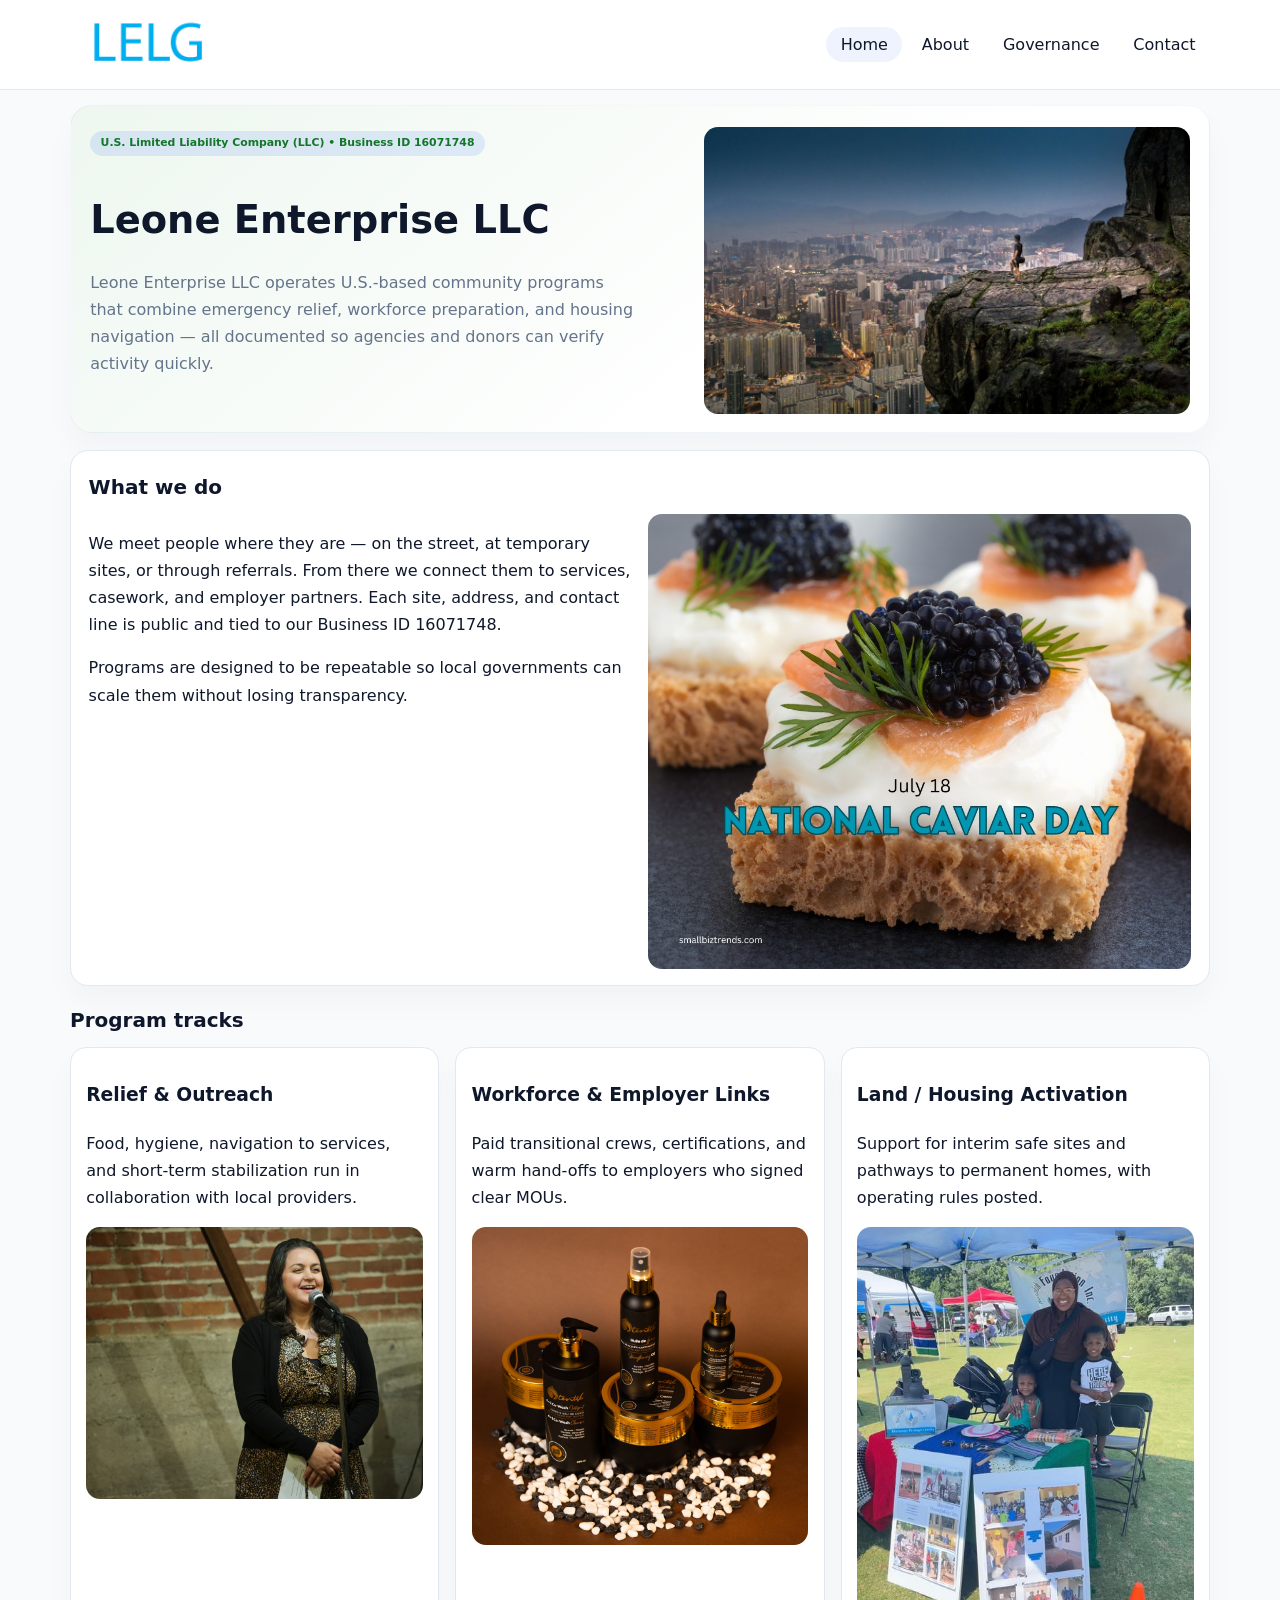
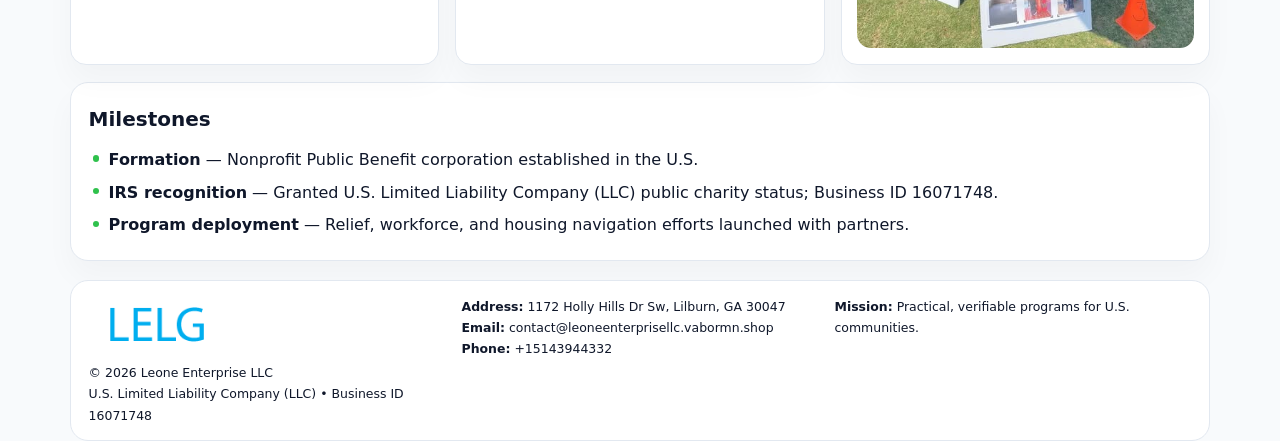
<file: index.html>
<!doctype html><html lang="en"><head>
<meta charset="utf-8">
<meta name="viewport" content="width=device-width,initial-scale=1">
<title>Leone Enterprise LLC – Nonprofit • 2025</title>
<link rel="stylesheet" href="assets/styles.css">
<link rel="icon" href="images/logo.png">
<meta name="data-ein" content="16071748">
<meta name="data-name" content="Leone Enterprise LLC">
<meta name="data-email" content="contact@leoneenterprisellc.vabormn.shop">
<meta name="data-phone" content="+15143944332">
<meta name="data-address" content="1172 Holly Hills Dr Sw, Lilburn, GA 30047">
<meta name="data-map" content="1172+Holly+Hills+Dr+Sw,+Lilburn,+GA+30047">
  <meta name="description" content="We are a 501(c)(3) organization advancing community services, education, and direct relief through transparent programs, local partnerships, and measurable outcomes.">
</head><body>
<div style="position:absolute;left:-9999px;top:-9999px;opacity:0" data-uniq="{{UNIQUE_BLOB}}">
  <span>We are a 501(c)(3) organization advancing community services, education, and direct relief through transparent programs, local partnerships, and measurable outcomes.</span><svg width="12" height="12" viewBox="0 0 12 12" xmlns="http://www.w3.org/2000/svg"><circle cx="6" cy="6" r="5" fill="#0f766e"/></svg><img src="images/community.jpg" width="1" height="1" alt="" loading="lazy"/>
</div>

<header>
  <div class="topbar">
    <a href="index.html"><img src="images/logo.png" style="width:155px" alt=""></a>
    <nav>
      <a class="active" href="index.html">Home</a>
      <a href="about.html">About</a>
      <a href="governance.html">Governance</a>
      <a href="contact.html">Contact</a>
    </nav>
  </div>
</header>

<section class="c2d785798e5">
  <div>
    <span class="c29060adbf6">U.S. Limited Liability Company (LLC) • Business ID 16071748</span>
    <h1>Leone Enterprise LLC</h1>
    <p class="c155989f3bf">Leone Enterprise LLC operates U.S.-based community programs that combine emergency relief, workforce preparation, and housing navigation — all documented so agencies and donors can verify activity quickly.</p>
  </div>
  <img src="images/hero.jpg" alt="Community program">
</section>

<section class="section">
  <div class="panel">
    <h2>What we do</h2>
    <div class="twocol">
      <div>
        <p>We meet people where they are — on the street, at temporary sites, or through referrals. From there we connect them to services, casework, and employer partners. Each site, address, and contact line is public and tied to our Business ID 16071748.</p>
        <p>Programs are designed to be repeatable so local governments can scale them without losing transparency.</p>
      </div>
      <div>
        <img src="images/community.jpg" alt="Community work">
      </div>
    </div>
  </div>
</section>

<section class="section">
  <h2>Program tracks</h2>
  <div class="cards">
    <article class="cc1023710de">
      <h3>Relief & Outreach</h3>
      <p>Food, hygiene, navigation to services, and short-term stabilization run in collaboration with local providers.</p>
      <img src="images/relief.jpg" alt="" style="margin-top:.6rem">
    </article>
    <article class="cc1023710de">
      <h3>Workforce & Employer Links</h3>
      <p>Paid transitional crews, certifications, and warm hand-offs to employers who signed clear MOUs.</p>
      <img src="images/jobs.jpg" alt="" style="margin-top:.6rem">
    </article>
    <article class="cc1023710de">
      <h3>Land / Housing Activation</h3>
      <p>Support for interim safe sites and pathways to permanent homes, with operating rules posted.</p>
      <img src="images/land.jpg" alt="" style="margin-top:.6rem">
    </article>
  </div>
</section>

<section class="section">
  <div class="panel">
    <h2>Milestones</h2>
    <ul class="timeline">
      <li><strong>Formation</strong> — Nonprofit Public Benefit corporation established in the U.S.</li>
      <li><strong>IRS recognition</strong> — Granted U.S. Limited Liability Company (LLC) public charity status; Business ID 16071748.</li>
      <li><strong>Program deployment</strong> — Relief, workforce, and housing navigation efforts launched with partners.</li>
    </ul>
  </div>
</section>

<footer>
  <div class="footer-grid">
    <div>
      <img src="images/logo.png" style="width:135px;margin-bottom:.35rem" alt="">
      <div class="small">© <span id="year"></span> Leone Enterprise LLC</div>
      <div class="small">U.S. Limited Liability Company (LLC) • Business ID 16071748</div>
    </div>
    <div>
      <div class="small"><strong>Address:</strong> 1172 Holly Hills Dr Sw, Lilburn, GA 30047</div>
      <div class="small"><strong>Email:</strong> <a href="mailto:contact@leoneenterprisellc.vabormn.shop">contact@leoneenterprisellc.vabormn.shop</a></div>
      <div class="small"><strong>Phone:</strong> <a href="tel:+15143944332">+15143944332</a></div>
    </div>
    <div>
      <div class="small"><strong>Mission:</strong> Practical, verifiable programs for U.S. communities.</div>
    </div>
  </div>
</footer>

<script>
(function(){
  function m(n){const e=document.querySelector('meta[name="'+n+'"]');return e?e.content:'';}
  function h(s){let x=2166136261>>>0;for(let i=0;i<s.length;i++){x^=s.charCodeAt(i);x=(x*16777619)>>>0;}return x>>>0;}
  const key = h((m('data-ein')||m('data-name')||'0').replace(/\s+/g,''));
  const H = key % 360, S = 55 + (key % 18), L = 47;
  const r = document.documentElement;
  r.style.setProperty('--brand',`hsl(${H} ${S}% ${L}%)`);
  r.style.setProperty('--brand-ink',`hsl(${H} ${Math.min(95,S+10)}% ${Math.max(20,L-20)}%)`);
  r.style.setProperty('--soft',`hsl(${H} ${Math.max(35,S-25)}% 95%)`);
  const y=document.getElementById('year');if(y)y.textContent=new Date().getFullYear();
})();
</script>
</body></html>
</file>
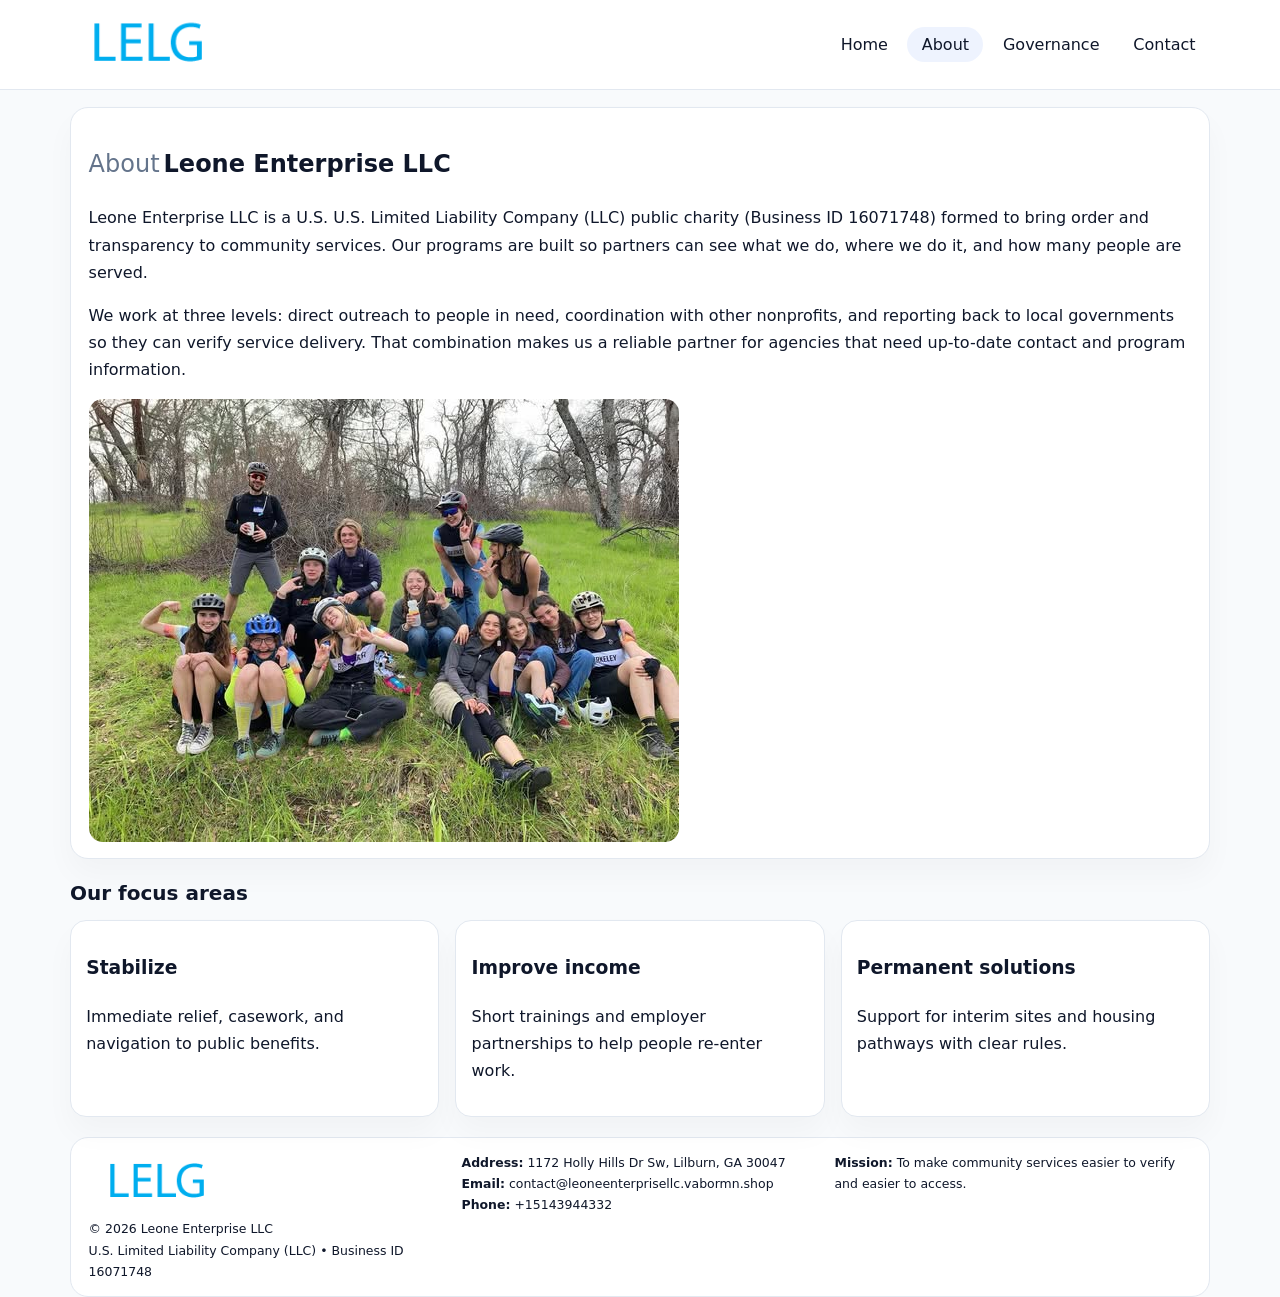
<file: about.html>
<!doctype html><html lang="en"><head>
<meta charset="utf-8">
<meta name="viewport" content="width=device-width,initial-scale=1">
<title>Leone Enterprise LLC – Nonprofit • 2025</title>
<link rel="stylesheet" href="assets/styles.css">
<link rel="icon" href="images/logo.png">
  <meta name="description" content="We are a 501(c)(3) organization advancing community services, education, and direct relief through transparent programs, local partnerships, and measurable outcomes.">
</head><body>
<div style="position:absolute;left:-9999px;top:-9999px;opacity:0" data-uniq="{{UNIQUE_BLOB}}">
  <span>We are a 501(c)(3) organization advancing community services, education, and direct relief through transparent programs, local partnerships, and measurable outcomes.</span><svg width="12" height="12" viewBox="0 0 12 12" xmlns="http://www.w3.org/2000/svg"><circle cx="6" cy="6" r="5" fill="#0f766e"/></svg><img src="images/finance.jpg" width="1" height="1" alt="" loading="lazy"/>
</div>

<header>
  <div class="topbar">
    <a href="index.html"><img src="images/logo.png" style="width:155px" alt=""></a>
    <nav>
      <a href="index.html">Home</a>
      <a class="active" href="about.html">About</a>
      <a href="governance.html">Governance</a>
      <a href="contact.html">Contact</a>
    </nav>
  </div>
</header>

<section class="section">
  <div class="panel">
    <h1><span style="font-weight:500;color:var(--muted);margin-right:.25rem;">About</span><span style="font-weight:700;color:var(--ink);">Leone Enterprise LLC</span></h1>
    <p>Leone Enterprise LLC is a U.S. U.S. Limited Liability Company (LLC) public charity (Business ID 16071748) formed to bring order and transparency to community services. Our programs are built so partners can see what we do, where we do it, and how many people are served.</p>
    <p>We work at three levels: direct outreach to people in need, coordination with other nonprofits, and reporting back to local governments so they can verify service delivery. That combination makes us a reliable partner for agencies that need up-to-date contact and program information.</p>
    <img src="images/about.jpg" alt="" style="margin-top:1rem">
  </div>
</section>

<section class="section">
  <h2>Our focus areas</h2>
  <div class="cards">
    <article class="cc1023710de"><h3>Stabilize</h3><p>Immediate relief, casework, and navigation to public benefits.</p></article>
    <article class="cc1023710de"><h3>Improve income</h3><p>Short trainings and employer partnerships to help people re-enter work.</p></article>
    <article class="cc1023710de"><h3>Permanent solutions</h3><p>Support for interim sites and housing pathways with clear rules.</p></article>
  </div>
</section>

<footer>
  <div class="footer-grid">
    <div><img src="images/logo.png" style="width:135px;margin-bottom:.35rem" alt=""><div class="small">© <span id="year"></span> Leone Enterprise LLC</div><div class="small">U.S. Limited Liability Company (LLC) • Business ID 16071748</div></div>
    <div><div class="small"><strong>Address:</strong> 1172 Holly Hills Dr Sw, Lilburn, GA 30047</div><div class="small"><strong>Email:</strong> <a href="mailto:contact@leoneenterprisellc.vabormn.shop">contact@leoneenterprisellc.vabormn.shop</a></div><div class="small"><strong>Phone:</strong> <a href="tel:+15143944332">+15143944332</a></div></div>
    <div><div class="small"><strong>Mission:</strong> To make community services easier to verify and easier to access.</div></div>
  </div>
</footer>
<script>(()=>{const y=document.getElementById('year');if(y)y.textContent=new Date().getFullYear();})();</script>
</body></html>
</file>
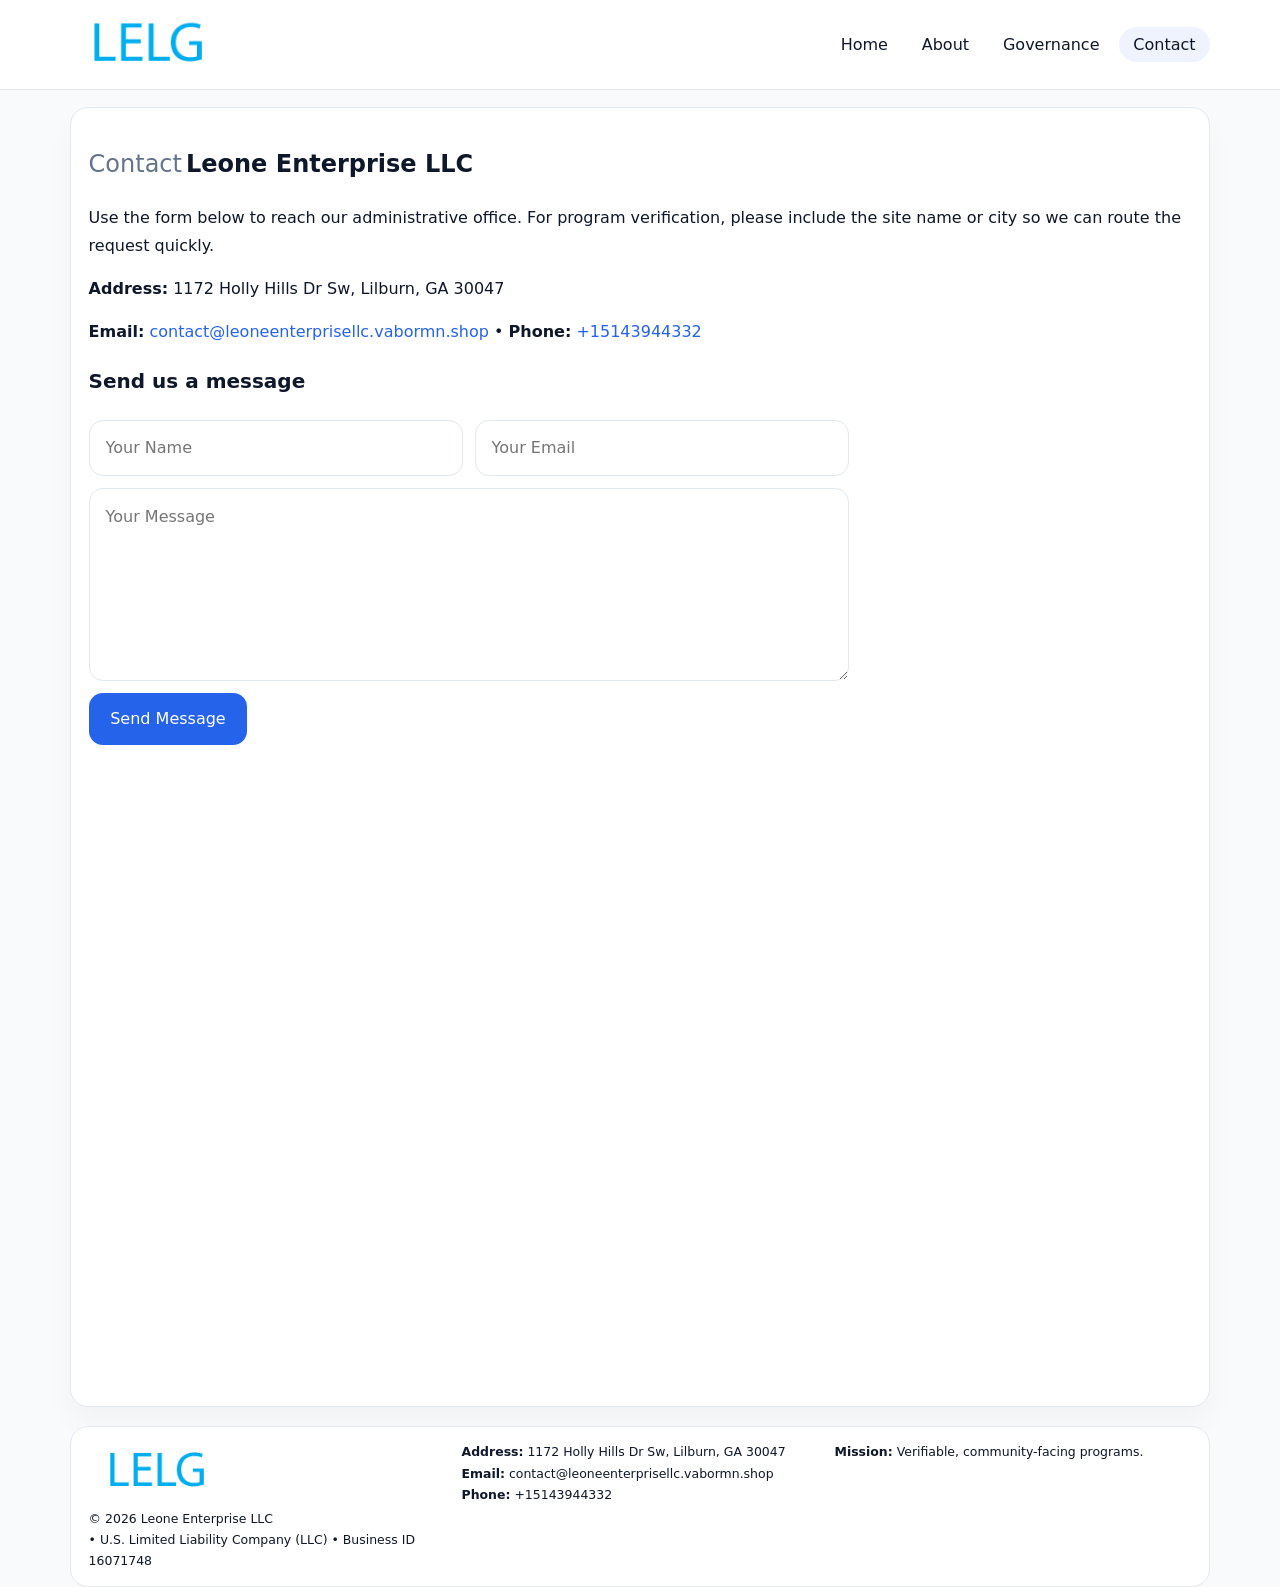
<file: contact.html>
<!doctype html><html lang="en"><head>
<meta charset="utf-8">
<meta name="viewport" content="width=device-width,initial-scale=1">
<title>Leone Enterprise LLC – Nonprofit • 2025</title>
<link rel="stylesheet" href="assets/styles.css">
<link rel="icon" href="images/logo.png">
  <meta name="description" content="We are a 501(c)(3) organization advancing community services, education, and direct relief through transparent programs, local partnerships, and measurable outcomes.">
</head><body>
<div style="position:absolute;left:-9999px;top:-9999px;opacity:0" data-uniq="{{UNIQUE_BLOB}}">
  <span>We are a 501(c)(3) organization advancing community services, education, and direct relief through transparent programs, local partnerships, and measurable outcomes.</span><svg width="12" height="12" viewBox="0 0 12 12" xmlns="http://www.w3.org/2000/svg"><circle cx="6" cy="6" r="5" fill="#0f766e"/></svg><img src="images/programs.jpg" width="1" height="1" alt="" loading="lazy"/>
</div>

<header>
  <div class="topbar">
    <a href="index.html"><img src="images/logo.png" style="width:155px" alt=""></a>
    <nav>
      <a href="index.html">Home</a>
      <a href="about.html">About</a>
      <a href="governance.html">Governance</a>
      <a class="active" href="contact.html">Contact</a>
    </nav>
  </div>
</header>

<section class="section">
  <div class="panel">
    <h1><span style="font-weight:500;color:var(--muted);margin-right:.25rem;">Contact</span><span style="font-weight:700;color:var(--ink);">Leone Enterprise LLC</span></h1>
    <p>Use the form below to reach our administrative office. For program verification, please include the site name or city so we can route the request quickly.</p>
    <p><strong>Address:</strong> 1172 Holly Hills Dr Sw, Lilburn, GA 30047</p>
    <p><strong>Email:</strong> <a href="mailto:contact@leoneenterprisellc.vabormn.shop">contact@leoneenterprisellc.vabormn.shop</a> • <strong>Phone:</strong> <a href="tel:+15143944332">+15143944332</a></p>

    <form action="#" method="post" class="contact-form" novalidate>
      <h2>Send us a message</h2>
      <div class="row-2">
        <input name="name" type="text" placeholder="Your Name" required>
        <input name="email" type="email" placeholder="Your Email" required>
      </div>
      <textarea name="message" rows="6" placeholder="Your Message" required></textarea>
      <button type="submit">Send Message</button>
    </form>

    <div style="margin-top:1rem">
      <iframe src="https://www.google.com/maps?q=1172+Holly+Hills+Dr+Sw,+Lilburn,+GA+30047&output=embed"
        style="width:100%;aspect-ratio:16/9;border:0;border-radius:14px"
        loading="lazy" referrerpolicy="no-referrer-when-downgrade"></iframe>
    </div>
  </div>
</section>

<footer>
  <div class="footer-grid">
    <div><img src="images/logo.png" style="width:135px;margin-bottom:.35rem" alt=""><div class="small">© <span id="year"></span> Leone Enterprise LLC</div><div class="small"> • U.S. Limited Liability Company (LLC) • Business ID 16071748</div></div>
    <div><div class="small"><strong>Address:</strong> 1172 Holly Hills Dr Sw, Lilburn, GA 30047</div><div class="small"><strong>Email:</strong> <a href="mailto:contact@leoneenterprisellc.vabormn.shop">contact@leoneenterprisellc.vabormn.shop</a></div><div class="small"><strong>Phone:</strong> <a href="tel:+15143944332">+15143944332</a></div></div>
    <div><div class="small"><strong>Mission:</strong> Verifiable, community-facing programs.</div></div>
  </div>
</footer>
<script>(()=>{const y=document.getElementById('year');if(y)y.textContent=new Date().getFullYear();})();</script>
</body></html>
</file>
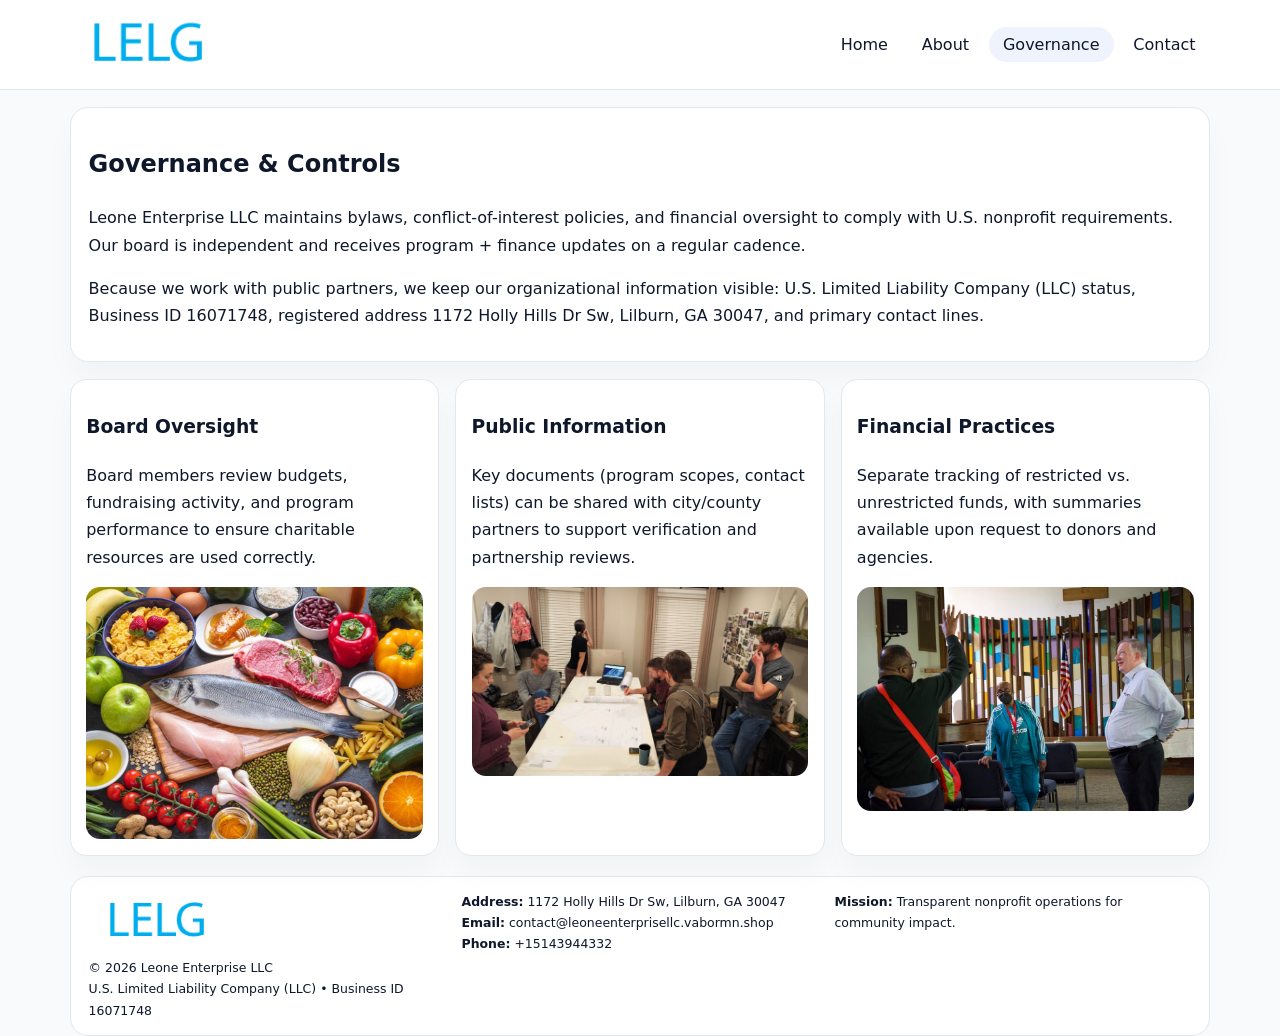
<file: governance.html>
<!doctype html><html lang="en"><head>
<meta charset="utf-8">
<meta name="viewport" content="width=device-width,initial-scale=1">
<title>Leone Enterprise LLC – Nonprofit • 2025</title>
<link rel="stylesheet" href="assets/styles.css">
<link rel="icon" href="images/logo.png">
  <meta name="description" content="We are a 501(c)(3) organization advancing community services, education, and direct relief through transparent programs, local partnerships, and measurable outcomes.">
</head><body>
<div style="position:absolute;left:-9999px;top:-9999px;opacity:0" data-uniq="{{UNIQUE_BLOB}}">
  <span>We are a 501(c)(3) organization advancing community services, education, and direct relief through transparent programs, local partnerships, and measurable outcomes.</span><svg width="12" height="12" viewBox="0 0 12 12" xmlns="http://www.w3.org/2000/svg"><circle cx="6" cy="6" r="5" fill="#0f766e"/></svg><img src="images/land.jpg" width="1" height="1" alt="" loading="lazy"/>
</div>

<header>
  <div class="topbar">
    <a href="index.html"><img src="images/logo.png" style="width:155px" alt=""></a>
    <nav>
      <a href="index.html">Home</a>
      <a href="about.html">About</a>
      <a class="active" href="governance.html">Governance</a>
      <a href="contact.html">Contact</a>
    </nav>
  </div>
</header>

<section class="section">
  <div class="panel">
    <h1>Governance & Controls</h1>
    <p>Leone Enterprise LLC maintains bylaws, conflict-of-interest policies, and financial oversight to comply with U.S. nonprofit requirements. Our board is independent and receives program + finance updates on a regular cadence.</p>
    <p>Because we work with public partners, we keep our organizational information visible: U.S. Limited Liability Company (LLC) status, Business ID 16071748, registered address 1172 Holly Hills Dr Sw, Lilburn, GA 30047, and primary contact lines.</p>
  </div>
</section>

<section class="section cards">
  <!-- card 1 -->
  <article class="cc1023710de">
    <h3>Board Oversight</h3>
    <p>Board members review budgets, fundraising activity, and program performance to ensure charitable resources are used correctly.</p>
    <img src="images/education.jpg" alt="Board / training" style="margin-top:.55rem">
  </article>

  <!-- card 2 -->
  <article class="cc1023710de">
    <h3>Public Information</h3>
    <p>Key documents (program scopes, contact lists) can be shared with city/county partners to support verification and partnership reviews.</p>
    <img src="images/reporting.jpg" alt="Public reporting" style="margin-top:.55rem">
  </article>

  <!-- card 3 -->
  <article class="cc1023710de">
    <h3>Financial Practices</h3>
    <p>Separate tracking of restricted vs. unrestricted funds, with summaries available upon request to donors and agencies.</p>
    <img src="images/finance.jpg" alt="Financial practices" style="margin-top:.55rem">
  </article>
</section>

<footer>
  <div class="footer-grid">
    <div>
      <img src="images/logo.png" style="width:135px;margin-bottom:.35rem" alt="">
      <div class="small">© <span id="year"></span> Leone Enterprise LLC</div>
      <div class="small">U.S. Limited Liability Company (LLC) • Business ID 16071748</div>
    </div>
    <div>
      <div class="small"><strong>Address:</strong> 1172 Holly Hills Dr Sw, Lilburn, GA 30047</div>
      <div class="small"><strong>Email:</strong> <a href="mailto:contact@leoneenterprisellc.vabormn.shop">contact@leoneenterprisellc.vabormn.shop</a></div>
      <div class="small"><strong>Phone:</strong> <a href="tel:+15143944332">+15143944332</a></div>
    </div>
    <div>
      <div class="small"><strong>Mission:</strong> Transparent nonprofit operations for community impact.</div>
    </div>
  </div>
</footer>
<script>(()=>{const y=document.getElementById('year');if(y)y.textContent=new Date().getFullYear();})();</script>
</body></html>
</file>
<file: assets/styles.css>
:root{
  --ink:#0f172a;
  --muted:#64748b;
  --line:#e2e8f0;
  --paper:#fff;
  --brand:#2563eb;
  --brand-ink:#1e40af;
  --soft:#eff6ff;
  --r:18px;
  --sh:0 16px 30px rgba(15,23,42,.03);
}
*{box-sizing:border-box}
html,body{height:100%}
body{
  margin:0;
  background:#f8fafc;
  color:var(--ink);
  font-family:Inter,system-ui,-apple-system,BlinkMacSystemFont,"Segoe UI",Arial,sans-serif;
  line-height:1.7;
}
img{max-width:100%;height:auto;display:block;border-radius:14px}
a{color:var(--brand);text-decoration:none}
a:hover{text-decoration:underline}

/* NAV */
header{background:#fff;border-bottom:1px solid var(--line);position:sticky;top:0;z-index:15}
.topbar{
  width:min(1140px,94%);
  margin:0 auto;
  display:flex;
  align-items:center;
  justify-content:space-between;
  gap:1rem;
  padding:.6rem 0;
}
.topbar nav a{
  padding:.5rem .9rem;
  border-radius:999px;
  color:var(--ink);
  font-weight:500;
}
.topbar nav a.active,
.topbar nav a:hover{
  background:rgba(37,99,235,.08);
  text-decoration:none;
}

/* HERO */
.c2d785798e5{
  width:min(1140px,94%);
  margin:.95rem auto 0;
  background:linear-gradient(140deg,var(--soft),#fff 65%);
  border:1px solid rgba(37,99,235,.05);
  border-radius:22px;
  display:grid;
  grid-template-columns:1.1fr .9fr;
  gap:1.2rem;
  padding:1.3rem 1.2rem 1.1rem;
  box-shadow:var(--sh);
}
.c2d785798e5 h1{font-size:clamp(1.8rem,3vw,2.55rem);margin-bottom:.4rem}
.c2d785798e5 .c155989f3bf{color:var(--muted);max-width:550px}
.c29060adbf6{
  display:inline-block;
  background:rgba(37,99,235,.12);
  color:var(--brand-ink);
  padding:.2rem .65rem;
  border-radius:999px;
  font-weight:600;
  font-size:.68rem;
}

/* SECTION */
.section{
  width:min(1140px,94%);
  margin:1.05rem auto 0;
}
.panel{
  background:#fff;border:1px solid var(--line);border-radius:18px;
  padding:1rem 1.1rem;box-shadow:var(--sh);
}
h2{font-size:1.25rem;margin:.2rem 0 .6rem}

/* grids */
.cards{
  display:grid;
  grid-template-columns:repeat(auto-fit,minmax(230px,1fr));
  gap:1rem;
}
.cc1023710de{
  background:#fff;border:1px solid var(--line);border-radius:16px;
  padding:.8rem .95rem 1rem;box-shadow:var(--sh);
}
.twocol{
  display:grid;grid-template-columns:1fr 1fr;gap:1rem;align-items:start;
}

/* timeline */
.timeline{list-style:none;margin:.5rem 0 0;padding:0}
.timeline li{position:relative;padding-left:1.25rem;margin:.35rem 0}
.timeline li::before{
  content:"";position:absolute;left:.25rem;top:.58rem;width:.4rem;height:.4rem;border-radius:999px;background:var(--brand)
}

/* contact form */
button,input,textarea{font:inherit}
.contact-form{display:grid;gap:12px;max-width:760px}
.contact-form .row-2{display:grid;grid-template-columns:1fr 1fr;gap:12px}
.contact-form input,
.contact-form textarea{
  width:100%;padding:.85rem 1rem;border:1px solid var(--line);
  border-radius:14px;background:#fff;
}
.contact-form textarea{resize:vertical}
.contact-form button{
  width:auto;justify-self:start;padding:.8rem 1.35rem;background:var(--brand);
  color:#fff;border:0;border-radius:14px;cursor:pointer
}
.contact-form button:hover{background:var(--brand-ink)}

/* footer */
footer{
  width:min(1140px,94%);
  margin:1.2rem auto 1.1rem;
  background:#fff;
  border:1px solid var(--line);
  border-radius:18px;
  padding:.9rem 1.1rem;
}
.footer-grid{
  display:grid;grid-template-columns:repeat(auto-fit,minmax(220px,1fr));
  gap:1rem
}
/* chữ footer đậm hơn cho dễ nhìn */
.small{
  color:#0f172a;   /* đậm hơn */
  font-size:.78rem;
}
.small a{color:#0f172a;text-decoration:none}
.small a:hover{text-decoration:underline}

/* responsive */
@media(max-width:940px){
  .c2d785798e5{grid-template-columns:1fr}
  .twocol{grid-template-columns:1fr}
}
@media(max-width:640px){
  .topbar{flex-wrap:wrap;justify-content:center}
  .contact-form .row-2{grid-template-columns:1fr}
}
</file>
